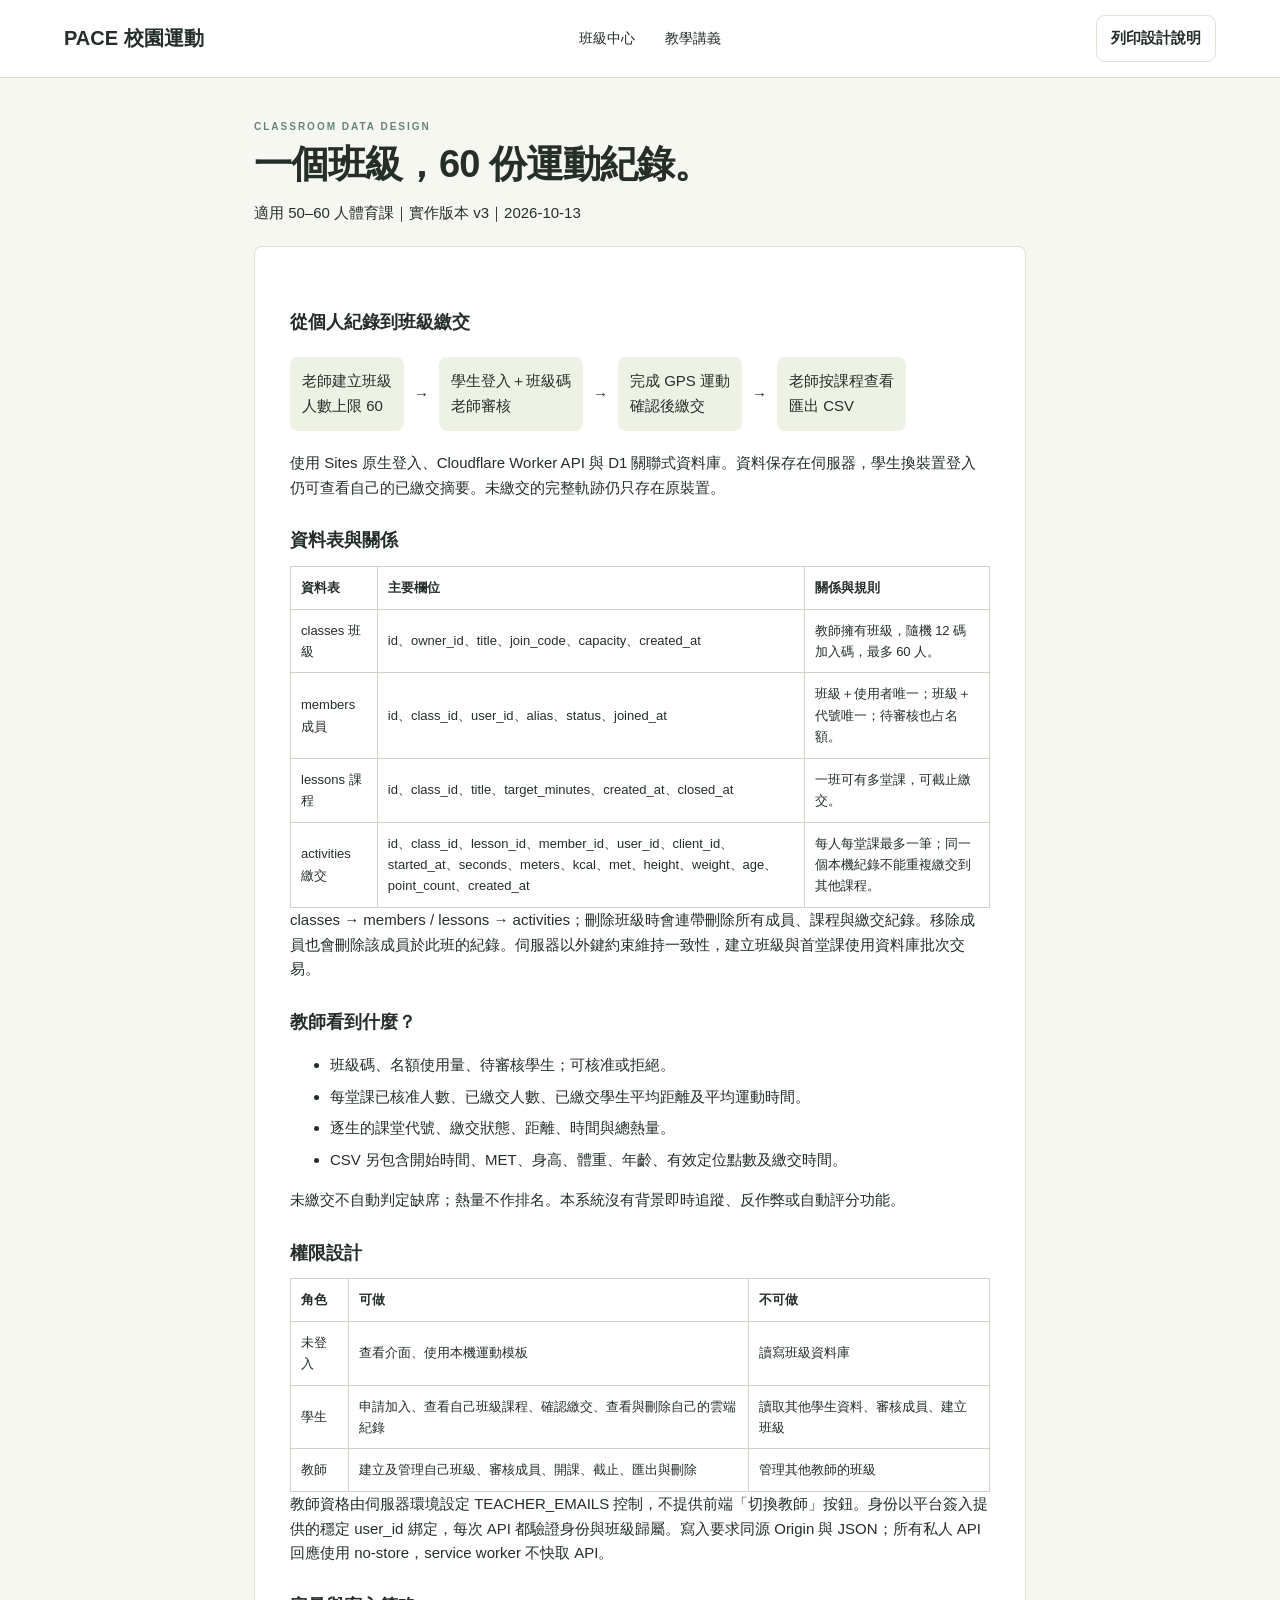
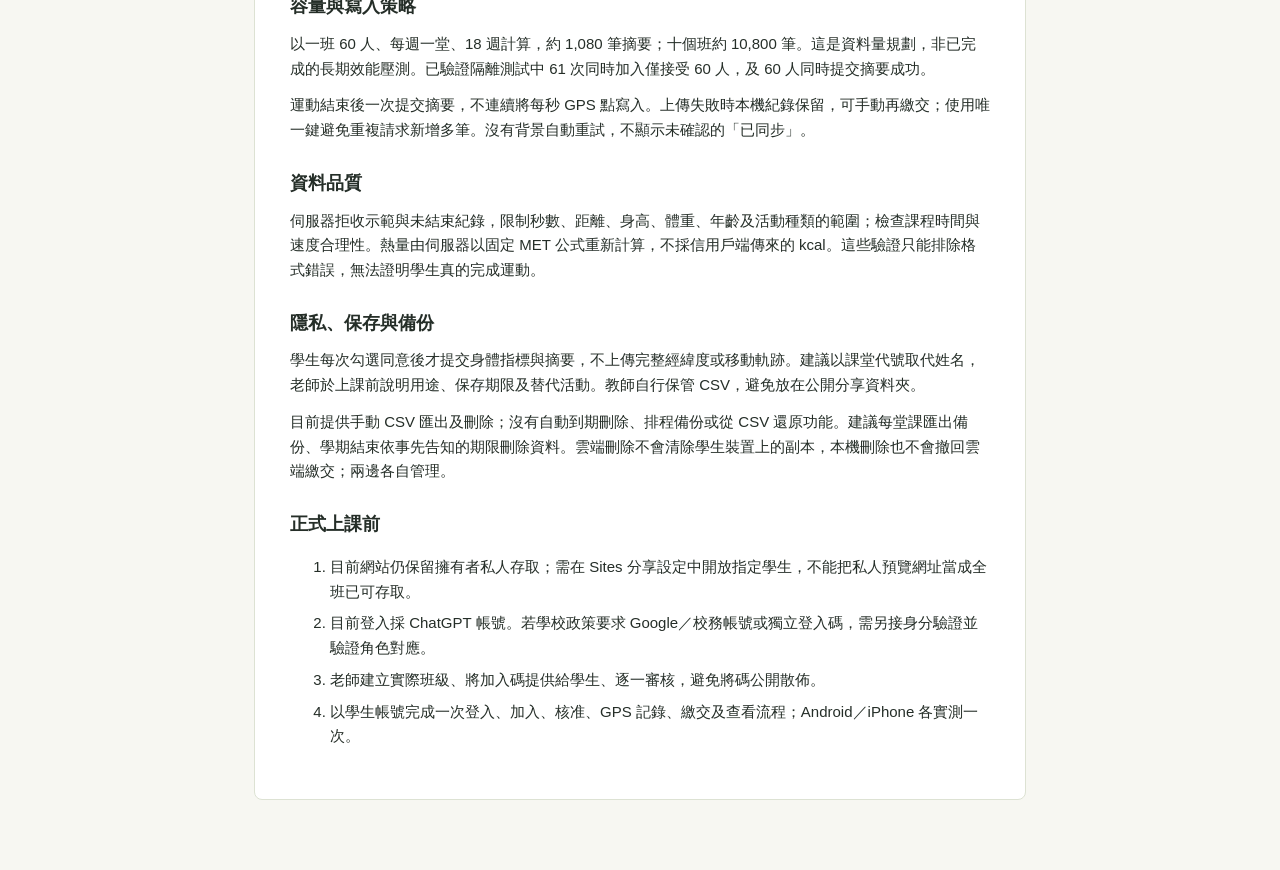
<file: database.html>
<!doctype html><html lang="zh-Hant"><head><meta charset="utf-8"><meta name="viewport" content="width=device-width,initial-scale=1"><link rel="stylesheet" href="document.css"><title>班級資料庫設計 · PACE</title></head><body><header><a class="brand" href="index.html">PACE 校園運動</a><nav><a href="classroom.html">班級中心</a><a href="handout.html">教學講義</a></nav><button onclick="window.print()">列印設計說明</button></header><main class="doc"><span class="eyebrow">CLASSROOM DATA DESIGN</span><h1>一個班級，60 份運動紀錄。</h1><p>適用 50–60 人體育課｜實作版本 v3｜2026-10-13</p><article><h2>從個人紀錄到班級繳交</h2><div class="diagram"><span>老師建立班級<br>人數上限 60</span>→<span>學生登入＋班級碼<br>老師審核</span>→<span>完成 GPS 運動<br>確認後繳交</span>→<span>老師按課程查看<br>匯出 CSV</span></div><p>使用 Sites 原生登入、Cloudflare Worker API 與 D1 關聯式資料庫。資料保存在伺服器，學生換裝置登入仍可查看自己的已繳交摘要。未繳交的完整軌跡仍只存在原裝置。</p><h2>資料表與關係</h2><table><tr><th>資料表</th><th>主要欄位</th><th>關係與規則</th></tr><tr><td>classes 班級</td><td>id、owner_id、title、join_code、capacity、created_at</td><td>教師擁有班級，隨機 12 碼加入碼，最多 60 人。</td></tr><tr><td>members 成員</td><td>id、class_id、user_id、alias、status、joined_at</td><td>班級＋使用者唯一；班級＋代號唯一；待審核也占名額。</td></tr><tr><td>lessons 課程</td><td>id、class_id、title、target_minutes、created_at、closed_at</td><td>一班可有多堂課，可截止繳交。</td></tr><tr><td>activities 繳交</td><td>id、class_id、lesson_id、member_id、user_id、client_id、started_at、seconds、meters、kcal、met、height、weight、age、point_count、created_at</td><td>每人每堂課最多一筆；同一個本機紀錄不能重複繳交到其他課程。</td></tr></table><p>classes → members / lessons → activities；刪除班級時會連帶刪除所有成員、課程與繳交紀錄。移除成員也會刪除該成員於此班的紀錄。伺服器以外鍵約束維持一致性，建立班級與首堂課使用資料庫批次交易。</p><h2>教師看到什麼？</h2><ul><li>班級碼、名額使用量、待審核學生；可核准或拒絕。</li><li>每堂課已核准人數、已繳交人數、已繳交學生平均距離及平均運動時間。</li><li>逐生的課堂代號、繳交狀態、距離、時間與總熱量。</li><li>CSV 另包含開始時間、MET、身高、體重、年齡、有效定位點數及繳交時間。</li></ul><p>未繳交不自動判定缺席；熱量不作排名。本系統沒有背景即時追蹤、反作弊或自動評分功能。</p><h2>權限設計</h2><table><tr><th>角色</th><th>可做</th><th>不可做</th></tr><tr><td>未登入</td><td>查看介面、使用本機運動模板</td><td>讀寫班級資料庫</td></tr><tr><td>學生</td><td>申請加入、查看自己班級課程、確認繳交、查看與刪除自己的雲端紀錄</td><td>讀取其他學生資料、審核成員、建立班級</td></tr><tr><td>教師</td><td>建立及管理自己班級、審核成員、開課、截止、匯出與刪除</td><td>管理其他教師的班級</td></tr></table><p>教師資格由伺服器環境設定 TEACHER_EMAILS 控制，不提供前端「切換教師」按鈕。身份以平台簽入提供的穩定 user_id 綁定，每次 API 都驗證身份與班級歸屬。寫入要求同源 Origin 與 JSON；所有私人 API 回應使用 no-store，service worker 不快取 API。</p><h2>容量與寫入策略</h2><p>以一班 60 人、每週一堂、18 週計算，約 1,080 筆摘要；十個班約 10,800 筆。這是資料量規劃，非已完成的長期效能壓測。已驗證隔離測試中 61 次同時加入僅接受 60 人，及 60 人同時提交摘要成功。</p><p>運動結束後一次提交摘要，不連續將每秒 GPS 點寫入。上傳失敗時本機紀錄保留，可手動再繳交；使用唯一鍵避免重複請求新增多筆。沒有背景自動重試，不顯示未確認的「已同步」。</p><h2>資料品質</h2><p>伺服器拒收示範與未結束紀錄，限制秒數、距離、身高、體重、年齡及活動種類的範圍；檢查課程時間與速度合理性。熱量由伺服器以固定 MET 公式重新計算，不採信用戶端傳來的 kcal。這些驗證只能排除格式錯誤，無法證明學生真的完成運動。</p><h2>隱私、保存與備份</h2><p>學生每次勾選同意後才提交身體指標與摘要，不上傳完整經緯度或移動軌跡。建議以課堂代號取代姓名，老師於上課前說明用途、保存期限及替代活動。教師自行保管 CSV，避免放在公開分享資料夾。</p><p>目前提供手動 CSV 匯出及刪除；沒有自動到期刪除、排程備份或從 CSV 還原功能。建議每堂課匯出備份、學期結束依事先告知的期限刪除資料。雲端刪除不會清除學生裝置上的副本，本機刪除也不會撤回雲端繳交；兩邊各自管理。</p><h2>正式上課前</h2><ol><li>目前網站仍保留擁有者私人存取；需在 Sites 分享設定中開放指定學生，不能把私人預覽網址當成全班已可存取。</li><li>目前登入採 ChatGPT 帳號。若學校政策要求 Google／校務帳號或獨立登入碼，需另接身分驗證並驗證角色對應。</li><li>老師建立實際班級、將加入碼提供給學生、逐一審核，避免將碼公開散佈。</li><li>以學生帳號完成一次登入、加入、核准、GPS 記錄、繳交及查看流程；Android／iPhone 各實測一次。</li></ol></article></main></body></html>
</file>
<file: document.css>
:root{--ink:#183e36;--muted:#697a74;--green:#155b49;--lime:#d9efaa;--border:#dde4df}*{box-sizing:border-box}html{scroll-behavior:smooth}body{margin:0;background:#f5f6f1;color:var(--ink);font:15px/1.65 -apple-system,BlinkMacSystemFont,"Noto Sans TC",sans-serif}button,input,select{font:inherit}button,a,input,select{-webkit-tap-highlight-color:transparent}a{color:inherit;text-decoration:none}button{cursor:pointer;border:1px solid var(--border);border-radius:9px;background:white;color:var(--ink);padding:10px 14px;font-weight:600}button:hover{background:#edf2e9}button:disabled{opacity:.4;cursor:default}button:focus-visible,a:focus-visible,input:focus-visible,select:focus-visible{outline:3px solid #86b888;outline-offset:3px}header{height:92px;border-bottom:1px solid var(--border);display:flex;align-items:center;justify-content:space-between;gap:28px;padding:0 5vw;background:#fff}.brand{display:flex;align-items:center;gap:12px;font-size:20px;font-weight:750}.brand small{display:block;font-size:9px;letter-spacing:1.8px;color:var(--muted)}.brandmark{width:43px;height:43px;background:var(--green);color:var(--lime);display:grid;place-items:center;border-radius:14px;font-size:32px}nav{display:flex;gap:30px;font-size:14px}nav a:hover{text-decoration:underline}.tag{font-size:11px;border:1px solid var(--border);border-radius:20px;padding:4px 10px;white-space:nowrap}main{max-width:1440px;margin:auto;padding:35px 5vw 0}.intro{display:flex;justify-content:space-between;gap:30px;align-items:center;margin-bottom:30px}.eyebrow{font-size:10px;letter-spacing:2px;font-weight:750;color:#678577;margin:0 0 8px}h1{font-size:clamp(25px,3vw,38px);letter-spacing:-1px;line-height:1.4;margin:0 0 10px}p{margin:0 0 12px}.intro p:not(.eyebrow){color:var(--muted);font-size:14px}.lesson{border-left:3px solid #a6c97a;padding-left:18px;min-width:230px}.lesson span,.lesson small{display:block;font-size:11px;color:var(--muted)}.lesson strong{display:block;font-size:19px;margin:3px 0}.workspace{display:grid;grid-template-columns:310px minmax(0,1fr);gap:22px;align-items:start}.panel{background:white;border:1px solid var(--border);border-radius:16px;padding:24px}.sectiontitle{display:flex;align-items:center;gap:10px;margin-bottom:22px}h2{font-size:18px;margin:0;font-weight:700}.sectiontitle .tag,.sectiontitle .smallbutton{margin-left:auto}.step{font-size:10px;font-weight:700;background:#eef2e9;padding:3px 8px;border-radius:5px}.setup{padding:22px}fieldset{border:0;padding:0;margin:0}label{display:block;font-size:13px;font-weight:600;margin-bottom:15px}label>span{font-size:10px;font-weight:400;color:var(--muted);margin-left:4px}input:not([type=checkbox]),select{width:100%;display:block;border:1px solid var(--border);background:#fafbf8;border-radius:8px;padding:10px 12px;color:var(--ink);margin-top:6px;min-height:44px}input:disabled,select:disabled{opacity:.6}.two{display:grid;grid-template-columns:1fr 1fr;gap:12px}.check{display:flex;align-items:flex-start;gap:6px;margin-top:18px}.check input{margin-top:4px;width:16px;height:16px;accent-color:var(--green)}.check span{font-size:11px;line-height:1.7}.primary{width:100%;background:var(--green);color:white;border-color:var(--green);padding:13px}.primary:hover{background:#0e493a}.controls{display:flex;gap:8px;margin-top:10px}.controls button{flex:1;font-size:12px;padding:10px 4px}.textbutton{display:block;padding:12px 0;border:0;background:none;font-size:11px;color:#5e776b;font-weight:500}.fine{font-size:10px;color:var(--muted);line-height:1.8}.hint{padding:14px;background:#f2f5e9;border-radius:9px;margin-top:18px}.hint strong{font-size:12px}.hint p{font-size:11px;color:var(--muted);margin:5px 0 0}.mapcard{padding:0;overflow:hidden}.mapheading{display:flex;justify-content:space-between;align-items:center;padding:18px 22px}.mapheading .eyebrow{font-size:8px;margin-bottom:3px}.mapheading h2{font-size:16px}.status{font-size:11px;background:#f1f4ec;padding:5px 10px;border-radius:20px}#map{height:358px;background:#e7ecdf;z-index:1}.maptoolbar{display:flex;gap:6px;padding:10px 16px;border-bottom:1px solid var(--border)}.maptoolbar button{font-size:11px;padding:6px 10px}.mapnote{display:flex;gap:8px;align-items:center;padding:12px 18px;font-size:11px;color:var(--muted);flex-wrap:wrap}.mapnote a{margin-left:auto;color:var(--green);font-weight:700}.dot{background:#78a34f;border-radius:50%;width:7px;height:7px}.metrics{display:grid;grid-template-columns:repeat(4,1fr);gap:10px;margin-top:16px}.metrics article{background:white;border:1px solid var(--border);border-radius:12px;padding:17px 15px}.metrics article>span{font-size:11px;color:var(--muted)}.metrics strong{display:block;font-size:30px;font-weight:650;letter-spacing:-1px;white-space:nowrap;font-variant-numeric:tabular-nums}.metrics b{font-weight:650}.metrics em{font-size:11px;font-style:normal;font-weight:400;letter-spacing:0;margin-left:4px}.metrics small{font-size:9px;color:var(--muted)}.sessionnote{background:#e9efdf;border-radius:8px;padding:12px 16px;font-size:12px;margin-top:14px}.miniinfo{display:flex;justify-content:space-between;padding:12px 2px;font-size:10px;color:var(--muted)}.bottomgrid{display:grid;grid-template-columns:1.6fr 1fr;gap:22px;margin:25px 0}.smallbutton{font-size:11px;padding:5px 10px}.empty{padding:28px 10px;text-align:center;color:var(--muted);font-size:13px}.empty strong{display:block;font-size:28px;color:#a2b39b;margin-bottom:5px}.record{padding:14px 0;border-bottom:1px solid var(--border);display:flex;align-items:center;gap:12px}.record div{flex:1}.record strong{font-size:13px}.record small{display:block;font-size:11px;color:var(--muted)}.record button{padding:6px 8px;font-size:11px}.learn{background:#e8efdc;position:relative}.learn h2{font-size:25px;line-height:1.5;margin-bottom:12px}.learn p:not(.eyebrow){font-size:12px;max-width:320px;color:var(--muted)}.learnlink{display:flex;justify-content:space-between;border-bottom:1px solid #bbcbaa;padding-bottom:10px;font-size:13px;font-weight:650}footer{padding:20px 0 28px;color:#7e8d82;font-size:10px;border-top:1px solid var(--border)}footer span{float:right}footer p{margin-top:8px;max-width:850px}.doc{max-width:900px;padding-bottom:50px}.doc article{background:white;border:1px solid var(--border);border-radius:14px;padding:35px;margin:20px 0}.doc h2{margin:26px 0 10px}.doc h3{font-size:16px}.doc a{color:#157a65;text-decoration:underline}.doc li{margin:7px 0}.doc table{border-collapse:collapse;width:100%;font-size:13px}.doc th,.doc td{border:1px solid #ccd7ca;padding:10px;text-align:left}.doc .formula{padding:18px;background:#eef3e6;border-radius:9px;font-family:monospace}.diagram{display:flex;flex-wrap:wrap;gap:10px;align-items:center;margin:20px 0}.diagram span{background:#edf2e5;padding:12px;border-radius:8px}.answer{border-bottom:1px solid #b9c6b8;min-height:48px}.leaflet-container{font-family:inherit}.map-fallback{padding:25px;color:#6c705e}@media(max-width:1100px){main{padding-left:3vw;padding-right:3vw}.workspace{grid-template-columns:280px minmax(0,1fr)}.metrics{grid-template-columns:repeat(2,1fr)}.desktop{display:none}}@media(max-width:700px){header{height:auto;min-height:82px;padding:15px 5vw;flex-wrap:wrap;gap:14px}.brand{font-size:18px}nav{gap:22px;font-size:12px;width:100%}.intro{display:block}.intro h1{font-size:27px}.lesson{margin-top:20px}.workspace{display:flex;flex-direction:column}.setup,.live{width:100%}.setup{padding:20px}.setup .two{grid-template-columns:1fr 1fr}.intro{margin-bottom:22px}main{padding:26px 4vw 0}.mapheading{padding:16px 12px}.mapheading h2{font-size:14px}.status{font-size:9px}#map{height:350px}.metrics{gap:10px}.metrics strong{font-size:32px}.bottomgrid{grid-template-columns:1fr}.miniinfo{font-size:9px;gap:8px}.doc article{padding:20px}.doc table{font-size:11px}.doc td,.doc th{padding:7px}footer span{float:none;display:block;margin-top:8px}}@media print{header,nav,.noprint{display:none!important}body{background:white;color:#111;font-size:11pt}.doc{max-width:none;padding:0}.doc article{border:0;padding:0;margin:0}.doc h2{break-after:avoid}.doc table,.formula,.diagram{break-inside:avoid}a{color:#111!important}footer{display:none}@page{size:A4;margin:18mm}}
/* PACE document theme */
:root{--ink:#252e28;--muted:#79816f;--green:#d95432;--lime:#f5f6ef;--border:#dde2d3}body{background:#f7f7f2}.doc h1{letter-spacing:-1px}.doc article{border-radius:8px}.doc a{color:#b9482b}.doc .formula{background:#edf0e5}.brandmark{background:#252e28}header{height:78px}
</file>
